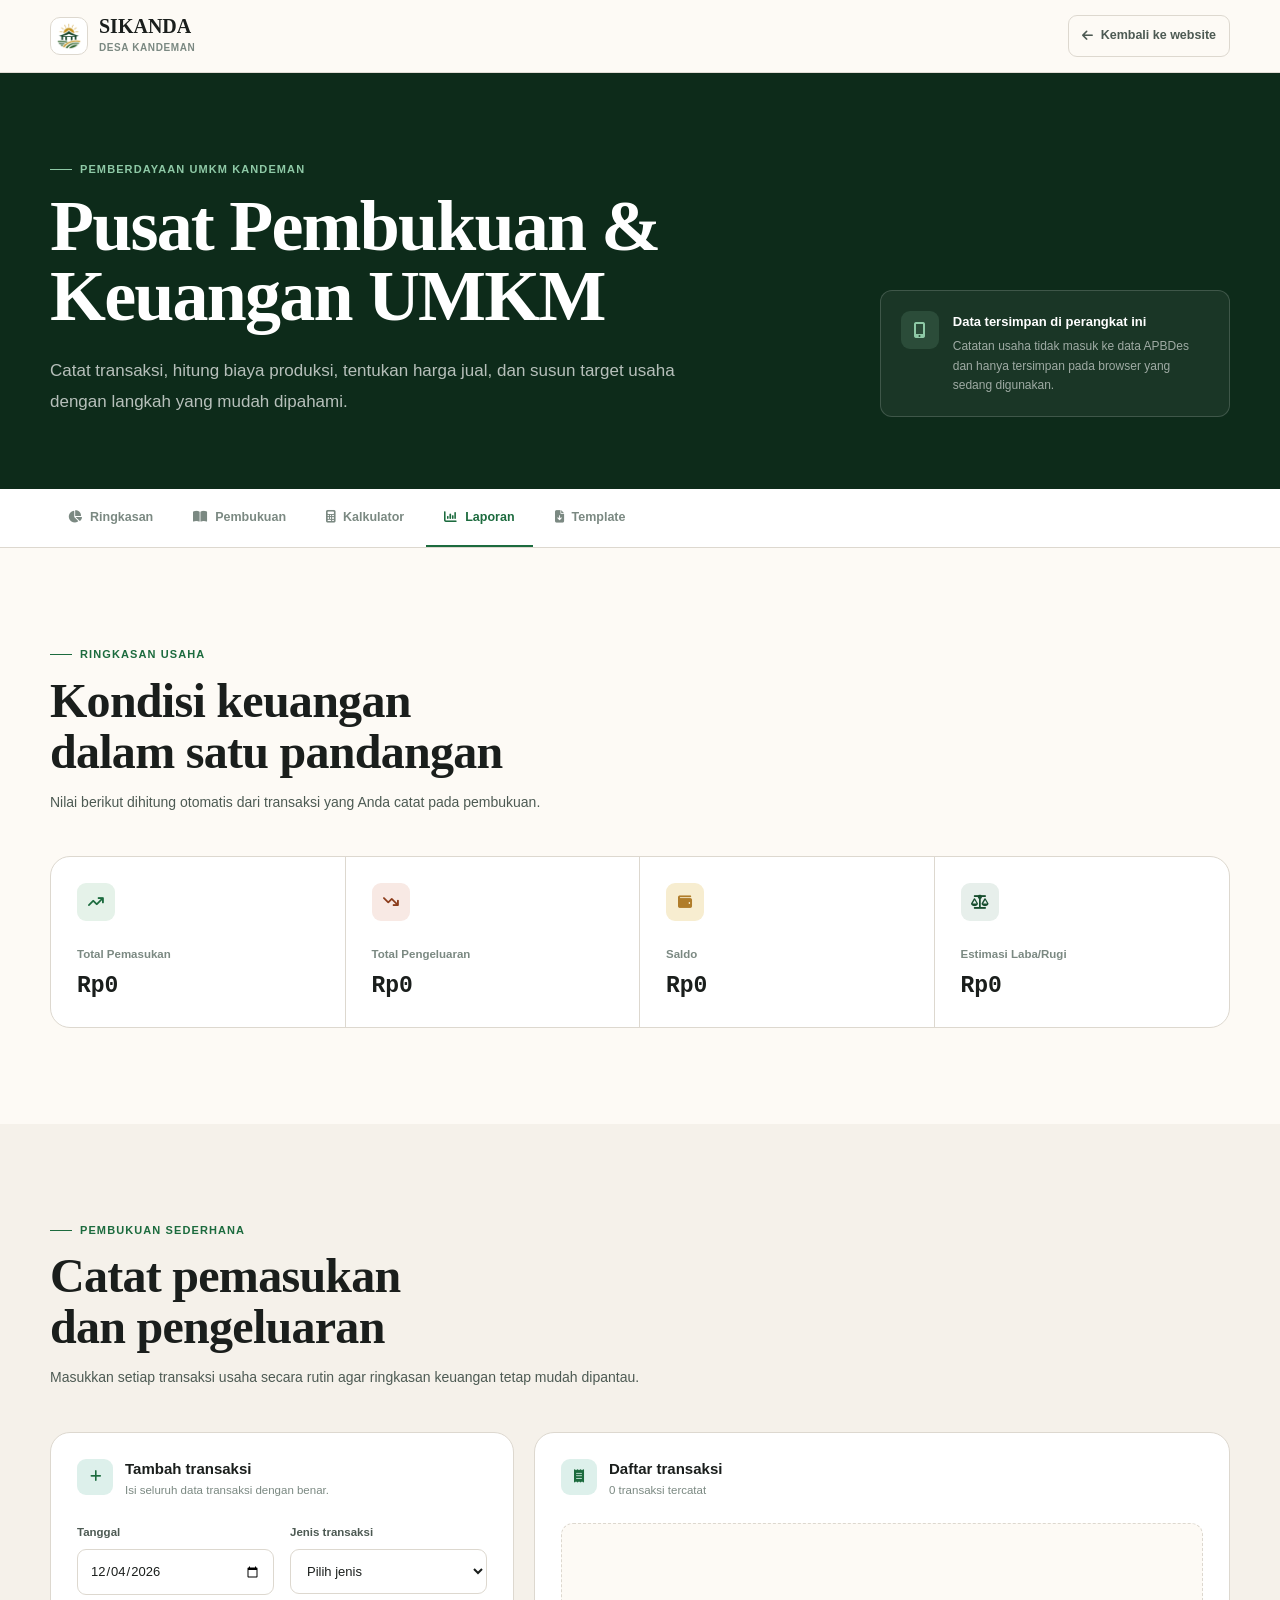
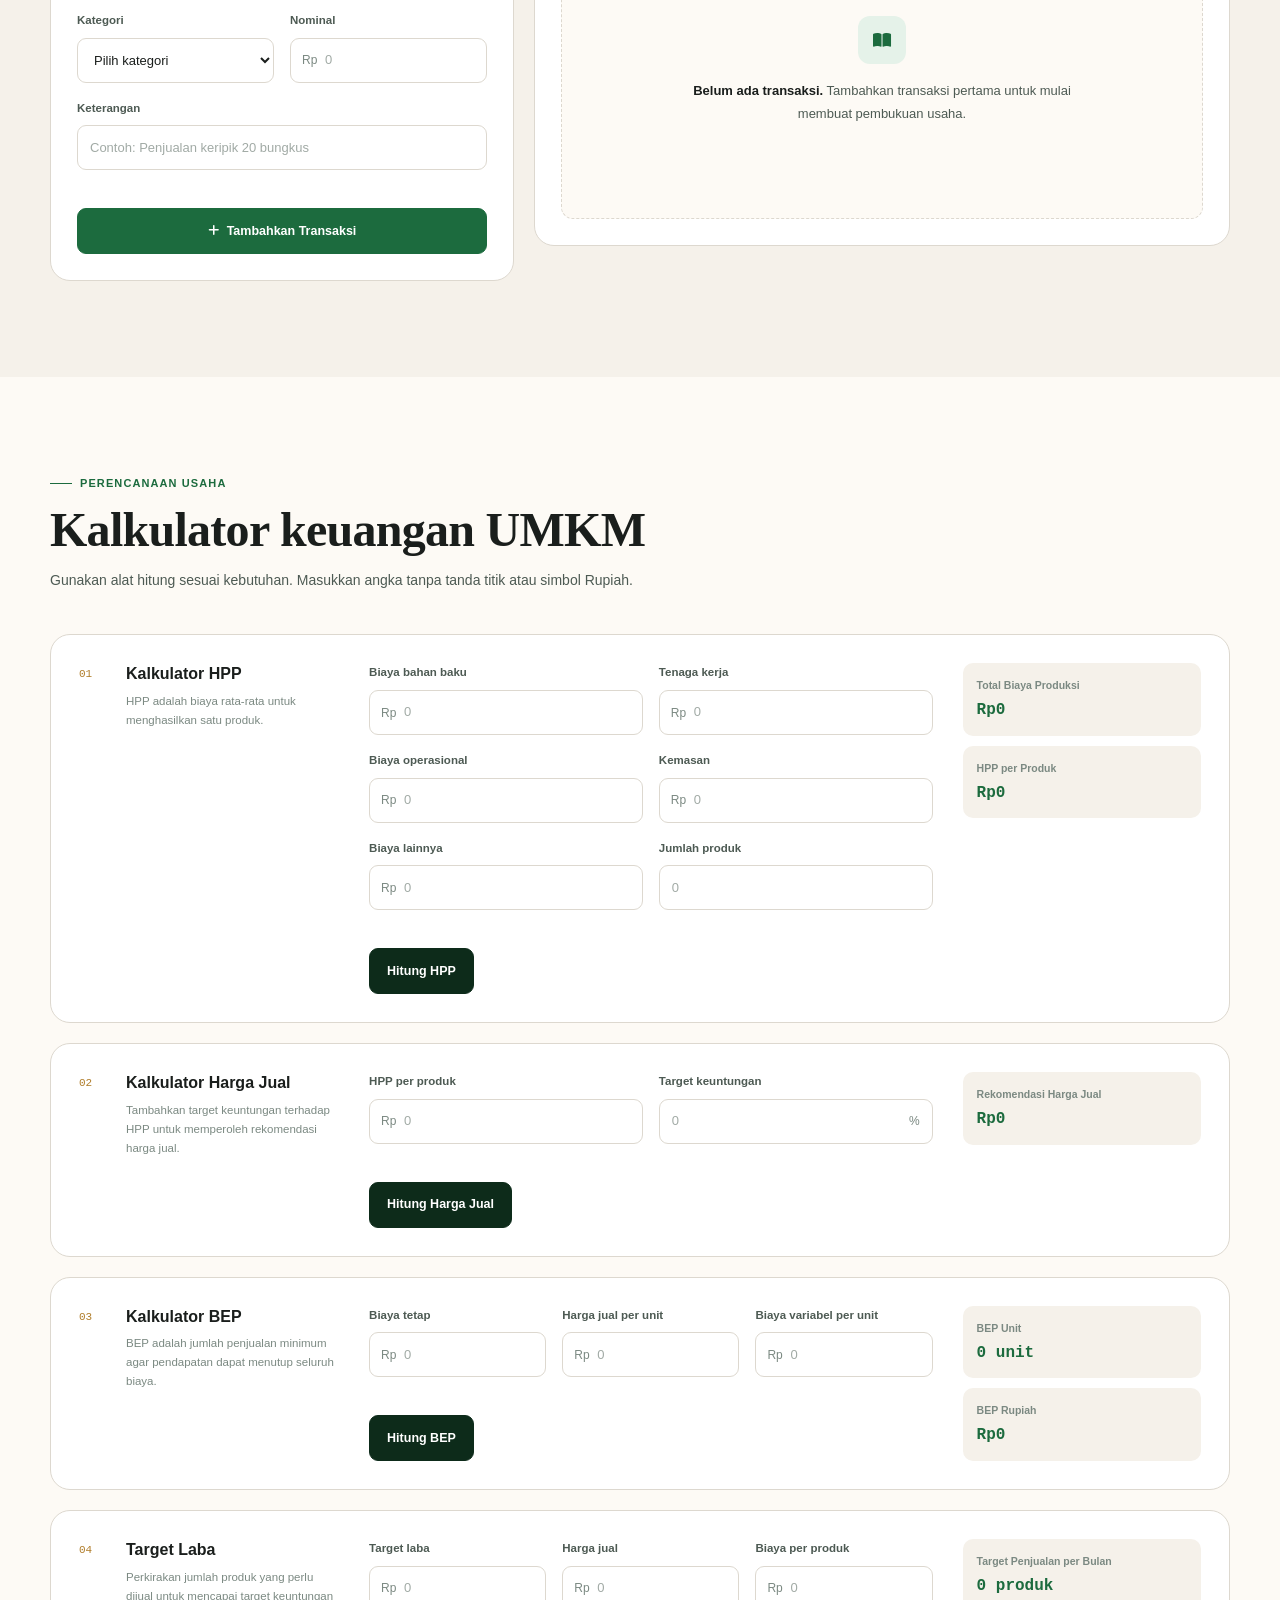
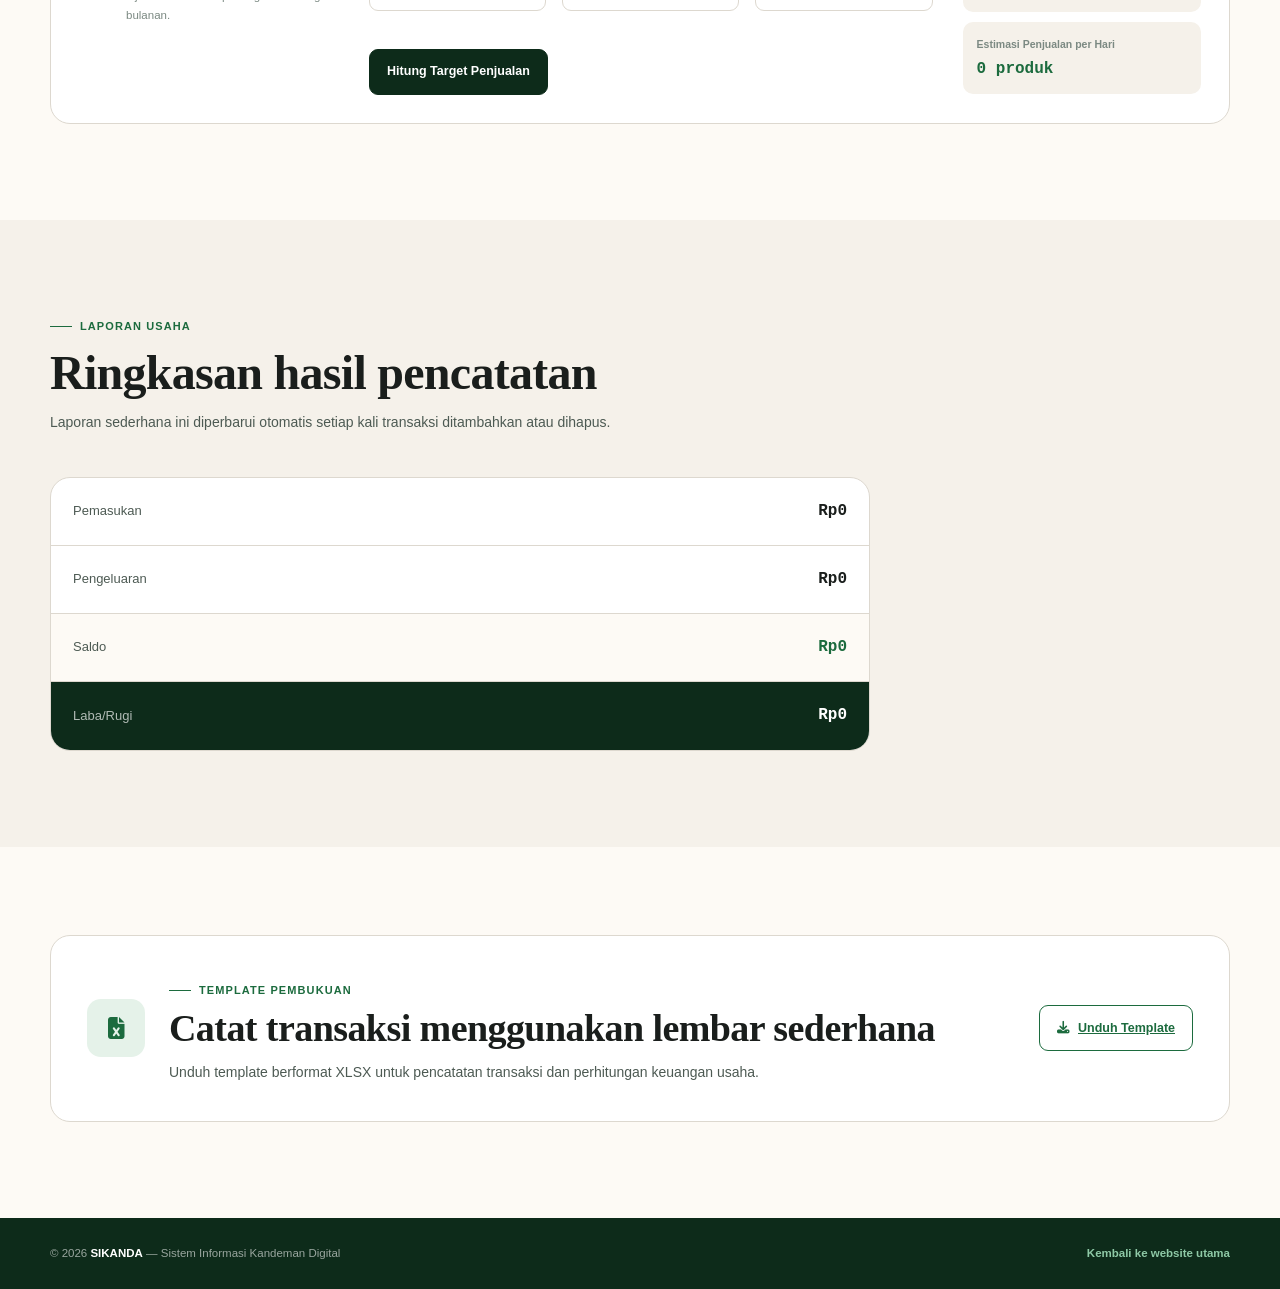
<file: Portal Resmi Desa Kandeman/keuangan-umkm/index.html>
<!DOCTYPE html>
<html lang="id">
<head>
  <meta charset="UTF-8" />
  <meta name="viewport" content="width=device-width, initial-scale=1.0" />
  <meta http-equiv="Content-Security-Policy"
    content="default-src 'self';
             script-src 'self';
             style-src 'self' 'unsafe-inline' https://fonts.googleapis.com https://cdnjs.cloudflare.com;
             font-src https://fonts.gstatic.com https://cdnjs.cloudflare.com;
             img-src 'self' data:;" />
  <title>Pusat Pembukuan &amp; Keuangan UMKM — SIKANDA</title>
  <meta name="description" content="Alat bantu pembukuan dan perencanaan keuangan sederhana bagi pelaku UMKM Desa Kandeman." />
  <meta name="theme-color" content="#0D2B1A" />
  <link rel="icon" type="image/png" href="../assets/images/logo-desa.png" />
  <link rel="preconnect" href="https://fonts.googleapis.com" />
  <link rel="preconnect" href="https://fonts.gstatic.com" crossorigin />
  <link href="https://fonts.googleapis.com/css2?family=Cormorant+Garamond:wght@500;600;700&amp;family=DM+Sans:wght@400;500;600;700&amp;family=DM+Mono:wght@400;500&amp;display=swap" rel="stylesheet" />
  <link rel="stylesheet" href="https://cdnjs.cloudflare.com/ajax/libs/font-awesome/6.5.0/css/all.min.css" />
  <link rel="stylesheet" href="../assets/css/keuangan-umkm.css?v=20260810-empty-state-fix-v13" />
</head>
<body>
  <a class="skip-link" href="#konten-utama">Lewati ke konten utama</a>

  <header class="finance-header">
    <div class="finance-container finance-header-inner">
      <a class="finance-brand" href="../" aria-label="Kembali ke SIKANDA">
        <span class="finance-logo"><img src="../assets/images/logo-desa.png" alt="Logo Desa Kandeman" /></span>
        <span>
          <strong>SIKANDA</strong>
          <small>Desa Kandeman</small>
        </span>
      </a>
      <a class="back-link" href="../">
        <i class="fa-solid fa-arrow-left" aria-hidden="true"></i> Kembali ke website
      </a>
    </div>
  </header>

  <main id="konten-utama">
    <section class="finance-hero" aria-labelledby="page-title">
      <div class="finance-container finance-hero-grid">
        <div>
          <span class="finance-eyebrow">Pemberdayaan UMKM Kandeman</span>
          <h1 id="page-title">Pusat Pembukuan &amp;<br />Keuangan UMKM</h1>
          <p>Catat transaksi, hitung biaya produksi, tentukan harga jual, dan susun target usaha dengan langkah yang mudah dipahami.</p>
        </div>
        <aside class="privacy-note" aria-label="Informasi penyimpanan data">
          <span class="privacy-note-icon" aria-hidden="true"><i class="fa-solid fa-mobile-screen-button"></i></span>
          <div>
            <strong>Data tersimpan di perangkat ini</strong>
            <p>Catatan usaha tidak masuk ke data APBDes dan hanya tersimpan pada browser yang sedang digunakan.</p>
          </div>
        </aside>
      </div>
    </section>

    <nav class="finance-nav" aria-label="Navigasi Pusat Keuangan UMKM">
      <div class="finance-container finance-nav-scroll">
        <a href="#ringkasan" class="finance-nav-link active"><i class="fa-solid fa-chart-pie" aria-hidden="true"></i> Ringkasan</a>
        <a href="#pembukuan" class="finance-nav-link"><i class="fa-solid fa-book-open" aria-hidden="true"></i> Pembukuan</a>
        <a href="#kalkulator" class="finance-nav-link"><i class="fa-solid fa-calculator" aria-hidden="true"></i> Kalkulator</a>
        <a href="#laporan" class="finance-nav-link"><i class="fa-solid fa-chart-column" aria-hidden="true"></i> Laporan</a>
        <a href="#template" class="finance-nav-link"><i class="fa-solid fa-file-arrow-down" aria-hidden="true"></i> Template</a>
      </div>
    </nav>

    <section class="finance-section" id="ringkasan" aria-labelledby="ringkasan-title">
      <div class="finance-container">
        <div class="finance-section-heading">
          <span>Ringkasan usaha</span>
          <h2 id="ringkasan-title">Kondisi keuangan dalam satu pandangan</h2>
          <p>Nilai berikut dihitung otomatis dari transaksi yang Anda catat pada pembukuan.</p>
        </div>
        <div class="summary-grid" aria-live="polite">
          <article class="summary-card income">
            <span class="summary-icon" aria-hidden="true"><i class="fa-solid fa-arrow-trend-up"></i></span>
            <p>Total Pemasukan</p>
            <strong id="summary-income">Rp0</strong>
          </article>
          <article class="summary-card expense">
            <span class="summary-icon" aria-hidden="true"><i class="fa-solid fa-arrow-trend-down"></i></span>
            <p>Total Pengeluaran</p>
            <strong id="summary-expense">Rp0</strong>
          </article>
          <article class="summary-card balance">
            <span class="summary-icon" aria-hidden="true"><i class="fa-solid fa-wallet"></i></span>
            <p>Saldo</p>
            <strong id="summary-balance">Rp0</strong>
          </article>
          <article class="summary-card profit">
            <span class="summary-icon" aria-hidden="true"><i class="fa-solid fa-scale-balanced"></i></span>
            <p>Estimasi Laba/Rugi</p>
            <strong id="summary-profit">Rp0</strong>
          </article>
        </div>
      </div>
    </section>

    <section class="finance-section finance-section-alt" id="pembukuan" aria-labelledby="pembukuan-title">
      <div class="finance-container">
        <div class="finance-section-heading">
          <span>Pembukuan sederhana</span>
          <h2 id="pembukuan-title">Catat pemasukan dan pengeluaran</h2>
          <p>Masukkan setiap transaksi usaha secara rutin agar ringkasan keuangan tetap mudah dipantau.</p>
        </div>

        <div class="bookkeeping-layout">
          <form class="finance-panel transaction-form" id="transaction-form" novalidate>
            <div class="panel-heading">
              <span class="panel-heading-icon" aria-hidden="true"><i class="fa-solid fa-plus"></i></span>
              <div>
                <h3>Tambah transaksi</h3>
                <p>Isi seluruh data transaksi dengan benar.</p>
              </div>
            </div>
            <div class="form-grid two-columns">
              <div class="field-group">
                <label for="transaction-date">Tanggal</label>
                <input id="transaction-date" name="date" type="date" required />
              </div>
              <div class="field-group">
                <label for="transaction-type">Jenis transaksi</label>
                <select id="transaction-type" name="type" required>
                  <option value="">Pilih jenis</option>
                  <option value="pemasukan">Pemasukan</option>
                  <option value="pengeluaran">Pengeluaran</option>
                </select>
              </div>
              <div class="field-group">
                <label for="transaction-category">Kategori</label>
                <select id="transaction-category" name="category" required>
                  <option value="">Pilih kategori</option>
                  <option value="Penjualan">Penjualan</option>
                  <option value="Modal">Modal</option>
                  <option value="Bahan baku">Bahan baku</option>
                  <option value="Operasional">Operasional</option>
                  <option value="Transportasi">Transportasi</option>
                  <option value="Kemasan">Kemasan</option>
                  <option value="Upah">Upah</option>
                  <option value="Lainnya">Lainnya</option>
                </select>
              </div>
              <div class="field-group">
                <label for="transaction-amount">Nominal</label>
                <div class="input-prefix"><span>Rp</span><input id="transaction-amount" name="amount" type="number" min="0" step="1000" inputmode="numeric" placeholder="0" required /></div>
              </div>
              <div class="field-group full-width">
                <label for="transaction-description">Keterangan</label>
                <input id="transaction-description" name="description" type="text" maxlength="100" placeholder="Contoh: Penjualan keripik 20 bungkus" required />
              </div>
            </div>
            <p class="form-message" id="transaction-message" role="alert"></p>
            <button class="primary-button" type="submit"><i class="fa-solid fa-plus" aria-hidden="true"></i> Tambahkan Transaksi</button>
          </form>

          <div class="finance-panel transaction-list-panel">
            <div class="panel-heading panel-heading-row">
              <div class="panel-heading-group">
                <span class="panel-heading-icon" aria-hidden="true"><i class="fa-solid fa-receipt"></i></span>
                <div>
                  <h3>Daftar transaksi</h3>
                  <p id="transaction-count">0 transaksi tercatat</p>
                </div>
              </div>
            </div>
            <div class="empty-state" id="transaction-empty">
              <span aria-hidden="true"><i class="fa-solid fa-book-open"></i></span>
              <p><strong>Belum ada transaksi.</strong> Tambahkan transaksi pertama untuk mulai membuat pembukuan usaha.</p>
            </div>
            <div class="table-scroll" id="transaction-table-wrap" hidden>
              <table class="transaction-table">
                <thead>
                  <tr>
                    <th scope="col">Tanggal</th>
                    <th scope="col">Jenis</th>
                    <th scope="col">Kategori</th>
                    <th scope="col">Keterangan</th>
                    <th scope="col">Nominal</th>
                    <th scope="col"><span class="sr-only">Aksi</span></th>
                  </tr>
                </thead>
                <tbody id="transaction-body"></tbody>
              </table>
            </div>
          </div>
        </div>
      </div>
    </section>

    <section class="finance-section" id="kalkulator" aria-labelledby="kalkulator-title">
      <div class="finance-container">
        <div class="finance-section-heading">
          <span>Perencanaan usaha</span>
          <h2 id="kalkulator-title">Kalkulator keuangan UMKM</h2>
          <p>Gunakan alat hitung sesuai kebutuhan. Masukkan angka tanpa tanda titik atau simbol Rupiah.</p>
        </div>

        <div class="calculator-stack">
          <article class="calculator-panel" id="kalkulator-hpp">
            <div class="calculator-copy">
              <span class="calculator-number">01</span>
              <div>
                <h3>Kalkulator HPP</h3>
                <p>HPP adalah biaya rata-rata untuk menghasilkan satu produk.</p>
              </div>
            </div>
            <form class="calculator-form" id="hpp-form" novalidate>
              <div class="form-grid two-columns">
                <div class="field-group"><label for="hpp-material">Biaya bahan baku</label><div class="input-prefix"><span>Rp</span><input id="hpp-material" type="number" min="0" step="1000" placeholder="0" required /></div></div>
                <div class="field-group"><label for="hpp-labor">Tenaga kerja</label><div class="input-prefix"><span>Rp</span><input id="hpp-labor" type="number" min="0" step="1000" placeholder="0" required /></div></div>
                <div class="field-group"><label for="hpp-operational">Biaya operasional</label><div class="input-prefix"><span>Rp</span><input id="hpp-operational" type="number" min="0" step="1000" placeholder="0" required /></div></div>
                <div class="field-group"><label for="hpp-packaging">Kemasan</label><div class="input-prefix"><span>Rp</span><input id="hpp-packaging" type="number" min="0" step="1000" placeholder="0" required /></div></div>
                <div class="field-group"><label for="hpp-other">Biaya lainnya</label><div class="input-prefix"><span>Rp</span><input id="hpp-other" type="number" min="0" step="1000" placeholder="0" required /></div></div>
                <div class="field-group"><label for="hpp-quantity">Jumlah produk</label><input id="hpp-quantity" type="number" min="0" step="1" placeholder="0" required /></div>
              </div>
              <p class="form-message" id="hpp-message" role="alert"></p>
              <button class="secondary-button" type="submit">Hitung HPP</button>
            </form>
            <div class="calculator-results" aria-live="polite">
              <div><span>Total Biaya Produksi</span><strong id="hpp-total">Rp0</strong></div>
              <div><span>HPP per Produk</span><strong id="hpp-unit">Rp0</strong></div>
            </div>
          </article>

          <article class="calculator-panel" id="kalkulator-harga-jual">
            <div class="calculator-copy">
              <span class="calculator-number">02</span>
              <div>
                <h3>Kalkulator Harga Jual</h3>
                <p>Tambahkan target keuntungan terhadap HPP untuk memperoleh rekomendasi harga jual.</p>
              </div>
            </div>
            <form class="calculator-form" id="selling-form" novalidate>
              <div class="form-grid two-columns">
                <div class="field-group"><label for="selling-hpp">HPP per produk</label><div class="input-prefix"><span>Rp</span><input id="selling-hpp" type="number" min="0" step="1000" placeholder="0" required /></div></div>
                <div class="field-group"><label for="selling-margin">Target keuntungan</label><div class="input-suffix"><input id="selling-margin" type="number" min="0" step="0.1" placeholder="0" required /><span>%</span></div></div>
              </div>
              <p class="form-message" id="selling-message" role="alert"></p>
              <button class="secondary-button" type="submit">Hitung Harga Jual</button>
            </form>
            <div class="calculator-results single" aria-live="polite">
              <div><span>Rekomendasi Harga Jual</span><strong id="selling-result">Rp0</strong></div>
            </div>
          </article>

          <article class="calculator-panel" id="kalkulator-bep">
            <div class="calculator-copy">
              <span class="calculator-number">03</span>
              <div>
                <h3>Kalkulator BEP</h3>
                <p>BEP adalah jumlah penjualan minimum agar pendapatan dapat menutup seluruh biaya.</p>
              </div>
            </div>
            <form class="calculator-form" id="bep-form" novalidate>
              <div class="form-grid three-columns">
                <div class="field-group"><label for="bep-fixed">Biaya tetap</label><div class="input-prefix"><span>Rp</span><input id="bep-fixed" type="number" min="0" step="1000" placeholder="0" required /></div></div>
                <div class="field-group"><label for="bep-price">Harga jual per unit</label><div class="input-prefix"><span>Rp</span><input id="bep-price" type="number" min="0" step="1000" placeholder="0" required /></div></div>
                <div class="field-group"><label for="bep-variable">Biaya variabel per unit</label><div class="input-prefix"><span>Rp</span><input id="bep-variable" type="number" min="0" step="1000" placeholder="0" required /></div></div>
              </div>
              <p class="form-message" id="bep-message" role="alert"></p>
              <button class="secondary-button" type="submit">Hitung BEP</button>
            </form>
            <div class="calculator-results" aria-live="polite">
              <div><span>BEP Unit</span><strong id="bep-unit">0 unit</strong></div>
              <div><span>BEP Rupiah</span><strong id="bep-rupiah">Rp0</strong></div>
            </div>
          </article>

          <article class="calculator-panel" id="kalkulator-target">
            <div class="calculator-copy">
              <span class="calculator-number">04</span>
              <div>
                <h3>Target Laba</h3>
                <p>Perkirakan jumlah produk yang perlu dijual untuk mencapai target keuntungan bulanan.</p>
              </div>
            </div>
            <form class="calculator-form" id="target-form" novalidate>
              <div class="form-grid three-columns">
                <div class="field-group"><label for="target-profit">Target laba</label><div class="input-prefix"><span>Rp</span><input id="target-profit" type="number" min="0" step="1000" placeholder="0" required /></div></div>
                <div class="field-group"><label for="target-price">Harga jual</label><div class="input-prefix"><span>Rp</span><input id="target-price" type="number" min="0" step="1000" placeholder="0" required /></div></div>
                <div class="field-group"><label for="target-cost">Biaya per produk</label><div class="input-prefix"><span>Rp</span><input id="target-cost" type="number" min="0" step="1000" placeholder="0" required /></div></div>
              </div>
              <p class="form-message" id="target-message" role="alert"></p>
              <button class="secondary-button" type="submit">Hitung Target Penjualan</button>
            </form>
            <div class="calculator-results" aria-live="polite">
              <div><span>Target Penjualan per Bulan</span><strong id="target-month">0 produk</strong></div>
              <div><span>Estimasi Penjualan per Hari</span><strong id="target-day">0 produk</strong></div>
            </div>
          </article>
        </div>
      </div>
    </section>

    <section class="finance-section finance-section-alt" id="laporan" aria-labelledby="laporan-title">
      <div class="finance-container">
        <div class="finance-section-heading">
          <span>Laporan usaha</span>
          <h2 id="laporan-title">Ringkasan hasil pencatatan</h2>
          <p>Laporan sederhana ini diperbarui otomatis setiap kali transaksi ditambahkan atau dihapus.</p>
        </div>
        <div class="report-panel">
          <div class="report-row"><span>Pemasukan</span><strong id="report-income">Rp0</strong></div>
          <div class="report-row"><span>Pengeluaran</span><strong id="report-expense">Rp0</strong></div>
          <div class="report-row report-total"><span>Saldo</span><strong id="report-balance">Rp0</strong></div>
          <div class="report-row report-result"><span>Laba/Rugi</span><strong id="report-profit">Rp0</strong></div>
        </div>
      </div>
    </section>

    <section class="finance-section" id="template" aria-labelledby="template-title">
      <div class="finance-container">
        <div class="template-panel">
          <div class="template-icon" aria-hidden="true"><i class="fa-solid fa-file-excel"></i></div>
          <div>
            <span class="template-label">Template pembukuan</span>
            <h2 id="template-title">Catat transaksi menggunakan lembar sederhana</h2>
            <p>Unduh template berformat XLSX untuk pencatatan transaksi dan perhitungan keuangan usaha.</p>
          </div>
          <a class="outline-button" id="download-template" href="../assets/files/Template_Pembukuan_dan_Kalkulator_Keuangan_Desa.xlsx" download><i class="fa-solid fa-download" aria-hidden="true"></i> Unduh Template</a>
        </div>
      </div>
    </section>
  </main>

  <footer class="finance-footer">
    <div class="finance-container">
      <p>© 2026 <strong>SIKANDA</strong> — Sistem Informasi Kandeman Digital</p>
      <a href="../">Kembali ke website utama</a>
    </div>
  </footer>

  <script src="../assets/js/keuangan-umkm.js?v=20260810-template-xlsx-v16" defer></script>
</body>
</html>
</file>
<file: Portal Resmi Desa Kandeman/assets/css/keuangan-umkm.css>
*, *::before, *::after { box-sizing: border-box; }

:root {
  --forest: #0D2B1A;
  --forest-mid: #174D2E;
  --emerald: #1C6B3E;
  --sage: #4A8C62;
  --mint: #8EC9A6;
  --cream: #F5F1EA;
  --cream-light: #FDFAF5;
  --gold: #B07D2A;
  --gold-pale: #F7EDD0;
  --rust: #8C3D1C;
  --text: #1A1E1C;
  --text-sec: #4D5A53;
  --text-muted: #7B8982;
  --border: #DDD8CF;
  --card: #FFFFFF;
  --success-pale: #E5F2E9;
  --danger-pale: #F8E9E4;
  --r-sm: 6px;
  --r-md: 12px;
  --r-lg: 20px;
}

html { scroll-behavior: smooth; }
body {
  margin: 0;
  background: var(--cream-light);
  color: var(--text);
  font-family: 'DM Sans', sans-serif;
  font-size: 16px;
  line-height: 1.7;
  -webkit-font-smoothing: antialiased;
}
button, input, select { font: inherit; }
button, a { -webkit-tap-highlight-color: transparent; }
button { cursor: pointer; }
a { color: inherit; }
img { display: block; max-width: 100%; }

.skip-link {
  position: fixed;
  top: 10px;
  left: 10px;
  z-index: 100;
  padding: 10px 14px;
  border-radius: 8px;
  background: #fff;
  color: var(--forest);
  font-weight: 700;
  text-decoration: none;
  transform: translateY(-150%);
}
.skip-link:focus { transform: translateY(0); }
.sr-only {
  position: absolute;
  width: 1px;
  height: 1px;
  padding: 0;
  margin: -1px;
  overflow: hidden;
  clip: rect(0, 0, 0, 0);
  white-space: nowrap;
  border: 0;
}
.finance-container { width: min(1180px, calc(100% - 48px)); margin: 0 auto; }

.finance-header {
  position: sticky;
  top: 0;
  z-index: 30;
  background: rgba(253,250,245,.94);
  border-bottom: 1px solid rgba(221,216,207,.85);
  backdrop-filter: blur(12px);
}
.finance-header-inner {
  min-height: 72px;
  display: flex;
  align-items: center;
  justify-content: space-between;
  gap: 24px;
}
.finance-brand {
  display: inline-flex;
  align-items: center;
  gap: 11px;
  color: var(--text);
  text-decoration: none;
}
.finance-logo {
  width: 38px;
  height: 38px;
  padding: 3px;
  overflow: hidden;
  display: grid;
  place-items: center;
  background: #fff;
  border: 1px solid var(--border);
  border-radius: 10px;
}
.finance-logo img { width: 100%; height: 100%; object-fit: contain; }
.finance-brand strong {
  display: block;
  font-family: 'Cormorant Garamond', serif;
  font-size: 20px;
  line-height: 1;
}
.finance-brand small {
  display: block;
  margin-top: 3px;
  color: var(--text-muted);
  font-size: 10px;
  font-weight: 600;
  letter-spacing: .06em;
  text-transform: uppercase;
}
.back-link {
  min-height: 42px;
  padding: 8px 13px;
  display: inline-flex;
  align-items: center;
  gap: 8px;
  border: 1px solid var(--border);
  border-radius: 9px;
  color: var(--text-sec);
  font-size: 12.5px;
  font-weight: 600;
  text-decoration: none;
  transition: border-color .2s, color .2s, transform .2s;
}
.back-link:hover { color: var(--emerald); border-color: rgba(28,107,62,.4); transform: translateY(-1px); }

.finance-hero {
  padding: 78px 0 72px;
  background: var(--forest);
  color: #fff;
}
.finance-hero-grid {
  display: grid;
  grid-template-columns: minmax(0, 1.35fr) minmax(280px, .65fr);
  align-items: end;
  gap: clamp(48px, 8vw, 110px);
}
.finance-eyebrow,
.finance-section-heading > span,
.template-label {
  display: inline-flex;
  align-items: center;
  gap: 8px;
  margin-bottom: 12px;
  color: var(--emerald);
  font-size: 11px;
  font-weight: 700;
  letter-spacing: .1em;
  text-transform: uppercase;
}
.finance-eyebrow { color: var(--mint); }
.finance-eyebrow::before,
.finance-section-heading > span::before,
.template-label::before {
  content: '';
  width: 22px;
  height: 1px;
  background: currentColor;
}
.finance-hero h1 {
  margin: 0;
  max-width: 760px;
  font-family: 'Cormorant Garamond', serif;
  font-size: clamp(46px, 6.2vw, 72px);
  font-weight: 700;
  line-height: .98;
  letter-spacing: -.025em;
  text-wrap: balance;
}
.finance-hero > .finance-container > div > p {
  max-width: 660px;
  margin: 24px 0 0;
  color: rgba(255,255,255,.7);
  font-size: clamp(15px, 1.4vw, 17px);
  line-height: 1.8;
  text-wrap: pretty;
}
.privacy-note {
  padding: 20px;
  display: flex;
  gap: 14px;
  border: 1px solid rgba(255,255,255,.16);
  border-radius: var(--r-md);
  background: rgba(255,255,255,.055);
}
.privacy-note-icon {
  width: 38px;
  height: 38px;
  flex: 0 0 auto;
  display: grid;
  place-items: center;
  border-radius: 9px;
  background: rgba(142,201,166,.15);
  color: var(--mint);
}
.privacy-note strong { display: block; margin-bottom: 4px; font-size: 13px; }
.privacy-note p { margin: 0; color: rgba(255,255,255,.58); font-size: 12px; line-height: 1.65; }

.finance-nav {
  position: sticky;
  top: 72px;
  z-index: 25;
  background: rgba(255,255,255,.96);
  border-bottom: 1px solid var(--border);
  backdrop-filter: blur(10px);
}
.finance-nav-scroll {
  display: flex;
  gap: 4px;
  overflow-x: auto;
  scrollbar-width: none;
}
.finance-nav-scroll::-webkit-scrollbar { display: none; }
.finance-nav-link {
  min-height: 58px;
  padding: 0 18px;
  flex: 0 0 auto;
  display: inline-flex;
  align-items: center;
  gap: 8px;
  border-bottom: 2px solid transparent;
  color: var(--text-muted);
  font-size: 12.5px;
  font-weight: 600;
  text-decoration: none;
  transition: color .2s, border-color .2s;
}
.finance-nav-link:hover,
.finance-nav-link.active { color: var(--emerald); border-bottom-color: var(--emerald); }

.finance-section {
  padding: 88px 0 96px;
  scroll-margin-top: 132px;
}
.finance-section-alt { background: var(--cream); }
.finance-section-heading { max-width: 680px; margin-bottom: 42px; }
.finance-section-heading h2,
.template-panel h2 {
  margin: 0;
  font-family: 'Cormorant Garamond', serif;
  font-size: clamp(35px, 4vw, 48px);
  font-weight: 700;
  line-height: 1.06;
  letter-spacing: -.015em;
  text-wrap: balance;
}
.finance-section-heading p,
.template-panel p {
  max-width: 620px;
  margin: 12px 0 0;
  color: var(--text-sec);
  font-size: 14px;
  line-height: 1.75;
  text-wrap: pretty;
}

.summary-grid {
  display: grid;
  grid-template-columns: repeat(4, minmax(0, 1fr));
  border: 1px solid var(--border);
  border-radius: var(--r-lg);
  overflow: hidden;
  background: #fff;
}
.summary-card {
  min-width: 0;
  padding: 26px;
  border-right: 1px solid var(--border);
}
.summary-card:last-child { border-right: 0; }
.summary-icon {
  width: 38px;
  height: 38px;
  display: grid;
  place-items: center;
  margin-bottom: 24px;
  border-radius: 9px;
  background: var(--success-pale);
  color: var(--emerald);
  font-size: 14px;
}
.summary-card.expense .summary-icon { background: var(--danger-pale); color: var(--rust); }
.summary-card.balance .summary-icon { background: var(--gold-pale); color: var(--gold); }
.summary-card.profit .summary-icon { background: #E7EFEB; color: var(--forest-mid); }
.summary-card p { margin: 0 0 7px; color: var(--text-muted); font-size: 11.5px; font-weight: 600; }
.summary-card strong {
  display: block;
  overflow-wrap: anywhere;
  font-family: 'DM Mono', monospace;
  font-size: clamp(18px, 2vw, 23px);
  line-height: 1.25;
  font-variant-numeric: tabular-nums;
}
.summary-card.negative strong { color: var(--rust); }

.bookkeeping-layout { display: grid; grid-template-columns: minmax(320px, .8fr) minmax(0, 1.2fr); align-items: start; gap: 20px; }
.finance-panel,
.calculator-panel {
  background: #fff;
  border: 1px solid var(--border);
  border-radius: var(--r-lg);
}
.finance-panel { padding: 26px; }
.panel-heading,
.panel-heading-group {
  display: flex;
  align-items: flex-start;
  gap: 12px;
}
.panel-heading { margin-bottom: 24px; }
.panel-heading-row { justify-content: space-between; }
.panel-heading-icon {
  width: 36px;
  height: 36px;
  flex: 0 0 auto;
  display: grid;
  place-items: center;
  border-radius: 9px;
  background: var(--teal-pale, #DDF0EB);
  color: var(--emerald);
  font-size: 13px;
}
.panel-heading h3 { margin: 0; font-size: 15px; line-height: 1.35; }
.panel-heading p { margin: 3px 0 0; color: var(--text-muted); font-size: 11.5px; line-height: 1.45; }

.form-grid { display: grid; gap: 16px; }
.form-grid.two-columns { grid-template-columns: repeat(2, minmax(0, 1fr)); }
.form-grid.three-columns { grid-template-columns: repeat(3, minmax(0, 1fr)); }
.field-group { min-width: 0; }
.field-group.full-width { grid-column: 1 / -1; }
.field-group label {
  display: block;
  margin-bottom: 7px;
  color: var(--text-sec);
  font-size: 11.5px;
  font-weight: 700;
}
.field-group input,
.field-group select {
  width: 100%;
  min-height: 45px;
  padding: 10px 12px;
  border: 1px solid var(--border);
  border-radius: 9px;
  outline: none;
  background: #fff;
  color: var(--text);
  font-size: 13px;
  transition: border-color .2s, box-shadow .2s;
}
.field-group input::placeholder { color: #A1AAA5; }
.field-group input:focus,
.field-group select:focus {
  border-color: var(--emerald);
  box-shadow: 0 0 0 3px rgba(28,107,62,.1);
}
.field-group input[aria-invalid="true"],
.field-group select[aria-invalid="true"] { border-color: var(--rust); }
.input-prefix,
.input-suffix { position: relative; }
.input-prefix > span,
.input-suffix > span {
  position: absolute;
  top: 50%;
  transform: translateY(-50%);
  color: var(--text-muted);
  font-size: 12px;
  pointer-events: none;
}
.input-prefix > span { left: 12px; }
.input-prefix input { padding-left: 34px; }
.input-suffix > span { right: 13px; }
.input-suffix input { padding-right: 34px; }
.form-message {
  min-height: 20px;
  margin: 10px 0 8px;
  color: var(--rust);
  font-size: 11.5px;
  font-weight: 600;
}
.form-message.success { color: var(--emerald); }
.primary-button,
.secondary-button,
.outline-button {
  min-height: 46px;
  padding: 11px 17px;
  display: inline-flex;
  align-items: center;
  justify-content: center;
  gap: 8px;
  border-radius: 9px;
  font-size: 12.5px;
  font-weight: 700;
  transition: transform .18s, background .18s, border-color .18s;
}
.primary-button { width: 100%; border: 1px solid var(--emerald); background: var(--emerald); color: #fff; }
.secondary-button { border: 1px solid var(--forest); background: var(--forest); color: #fff; }
.outline-button { border: 1px solid var(--emerald); background: transparent; color: var(--emerald); }
.primary-button:hover,
.secondary-button:hover { background: var(--forest-mid); transform: translateY(-1px); }
.outline-button:hover { background: var(--emerald); color: #fff; transform: translateY(-1px); }
.primary-button:active,
.secondary-button:active,
.outline-button:active { transform: scale(.98); }
button:focus-visible,
a:focus-visible { outline: 3px solid var(--gold); outline-offset: 3px; }

.transaction-list-panel { min-width: 0; }
.empty-state {
  min-height: 296px;
  padding: 40px 28px;
  display: flex;
  flex-direction: column;
  align-items: center;
  justify-content: center;
  text-align: center;
  border: 1px dashed var(--border);
  border-radius: var(--r-md);
  background: var(--cream-light);
}
.empty-state > span {
  width: 48px;
  height: 48px;
  display: grid;
  place-items: center;
  margin-bottom: 16px;
  border-radius: 12px;
  background: var(--success-pale);
  color: var(--emerald);
}
.empty-state p { max-width: 410px; margin: 0; color: var(--text-sec); font-size: 13px; line-height: 1.75; }
.empty-state strong { color: var(--text); }
.table-scroll { max-width: 100%; overflow-x: auto; }
.empty-state[hidden],
.table-scroll[hidden] { display: none !important; }
.transaction-table { width: 100%; min-width: 740px; border-collapse: collapse; font-size: 11.5px; }
.transaction-table th {
  padding: 10px 12px;
  border-bottom: 1px solid var(--border);
  color: var(--text-muted);
  font-size: 10px;
  letter-spacing: .05em;
  text-align: left;
  text-transform: uppercase;
}
.transaction-table td { padding: 13px 12px; border-bottom: 1px solid #EEEAE3; color: var(--text-sec); vertical-align: middle; }
.transaction-table tbody tr:last-child td { border-bottom: 0; }
.transaction-table td.amount { color: var(--text); font-family: 'DM Mono', monospace; font-weight: 500; text-align: right; }
.transaction-table th:nth-last-child(2) { text-align: right; }
.transaction-type {
  display: inline-flex;
  padding: 3px 8px;
  border-radius: 5px;
  background: var(--success-pale);
  color: var(--emerald);
  font-size: 10px;
  font-weight: 700;
  text-transform: capitalize;
}
.transaction-type.pengeluaran { background: var(--danger-pale); color: var(--rust); }
.delete-transaction {
  width: 34px;
  height: 34px;
  display: grid;
  place-items: center;
  border: 1px solid transparent;
  border-radius: 8px;
  background: transparent;
  color: var(--text-muted);
}
.delete-transaction:hover { border-color: #E8C8BE; background: var(--danger-pale); color: var(--rust); }

.calculator-stack { display: grid; gap: 20px; }
.calculator-panel {
  padding: 28px;
  display: grid;
  grid-template-columns: minmax(210px, .6fr) minmax(0, 1.3fr) minmax(210px, .55fr);
  align-items: start;
  gap: 30px;
}
.calculator-copy { display: flex; align-items: flex-start; gap: 13px; }
.calculator-number {
  min-width: 34px;
  padding-top: 2px;
  color: var(--gold);
  font-family: 'DM Mono', monospace;
  font-size: 11px;
  font-weight: 500;
}
.calculator-copy h3 { margin: 0 0 7px; font-size: 16px; line-height: 1.35; }
.calculator-copy p { margin: 0; color: var(--text-muted); font-size: 11.5px; line-height: 1.65; }
.calculator-form { min-width: 0; }
.calculator-results {
  display: grid;
  gap: 10px;
}
.calculator-results > div {
  min-width: 0;
  padding: 14px;
  border-radius: 10px;
  background: var(--cream);
}
.calculator-results span { display: block; margin-bottom: 5px; color: var(--text-muted); font-size: 10.5px; font-weight: 600; }
.calculator-results strong {
  display: block;
  overflow-wrap: anywhere;
  color: var(--emerald);
  font-family: 'DM Mono', monospace;
  font-size: 16px;
  line-height: 1.35;
  font-variant-numeric: tabular-nums;
}

.report-panel {
  max-width: 820px;
  border: 1px solid var(--border);
  border-radius: var(--r-lg);
  overflow: hidden;
  background: #fff;
}
.report-row {
  min-height: 68px;
  padding: 17px 22px;
  display: flex;
  align-items: center;
  justify-content: space-between;
  gap: 24px;
  border-bottom: 1px solid var(--border);
}
.report-row:last-child { border-bottom: 0; }
.report-row span { color: var(--text-sec); font-size: 13px; }
.report-row strong { font-family: 'DM Mono', monospace; font-size: 16px; font-variant-numeric: tabular-nums; }
.report-total { background: var(--cream-light); }
.report-total strong { color: var(--emerald); }
.report-result { background: var(--forest); color: #fff; }
.report-result span { color: rgba(255,255,255,.68); }
.report-result strong { color: #fff; }
.report-result.negative strong { color: #F1B39E; }

.template-panel {
  padding: 36px;
  display: grid;
  grid-template-columns: auto minmax(0, 1fr) auto;
  align-items: center;
  gap: 24px;
  border: 1px solid var(--border);
  border-radius: var(--r-lg);
  background: #fff;
}
.template-icon {
  width: 58px;
  height: 58px;
  display: grid;
  place-items: center;
  border-radius: 14px;
  background: var(--success-pale);
  color: var(--emerald);
  font-size: 22px;
}
.template-panel h2 { font-size: clamp(29px, 3.2vw, 38px); }
.template-label { margin-bottom: 8px; }

.finance-footer { padding: 26px 0; background: var(--forest); color: rgba(255,255,255,.58); }
.finance-footer .finance-container { display: flex; align-items: center; justify-content: space-between; gap: 20px; }
.finance-footer p { margin: 0; font-size: 11.5px; }
.finance-footer strong { color: #fff; }
.finance-footer a { color: var(--mint); font-size: 11.5px; font-weight: 600; text-decoration: none; }

@media (max-width: 1020px) {
  .summary-grid { grid-template-columns: repeat(2, minmax(0, 1fr)); }
  .summary-card:nth-child(2) { border-right: 0; }
  .summary-card:nth-child(-n+2) { border-bottom: 1px solid var(--border); }
  .bookkeeping-layout { grid-template-columns: 1fr; }
  .calculator-panel { grid-template-columns: minmax(190px, .7fr) minmax(0, 1.3fr); }
  .calculator-results { grid-column: 1 / -1; grid-template-columns: repeat(2, minmax(0, 1fr)); }
  .calculator-results.single { grid-template-columns: 1fr; }
}

@media (max-width: 760px) {
  .finance-container { width: min(100% - 32px, 680px); }
  .finance-header-inner { min-height: 66px; }
  .finance-nav { top: 66px; }
  .finance-hero { padding: 56px 0 52px; }
  .finance-hero-grid { grid-template-columns: 1fr; align-items: start; gap: 32px; }
  .finance-hero h1 { font-size: clamp(40px, 11vw, 58px); }
  .finance-hero > .finance-container > div > p { margin-top: 18px; }
  .privacy-note { max-width: 520px; }
  .finance-section { padding: 68px 0 74px; scroll-margin-top: 125px; }
  .finance-section-heading { margin-bottom: 32px; }
  .form-grid.three-columns { grid-template-columns: 1fr; }
  .calculator-panel { grid-template-columns: 1fr; gap: 22px; }
  .calculator-results { grid-column: auto; }
  .template-panel { grid-template-columns: auto 1fr; padding: 28px; }
  .template-panel .outline-button { grid-column: 1 / -1; justify-self: start; }
}

@media (max-width: 560px) {
  .finance-container { width: min(100% - 24px, 520px); }
  .finance-brand small { display: none; }
  .back-link { min-width: 44px; padding: 9px 12px; }
  .back-link i { margin: 0; }
  .back-link { font-size: 0; }
  .back-link i { font-size: 14px; }
  .finance-hero h1 br { display: none; }
  .finance-nav-link { min-height: 56px; padding: 0 14px; }
  .finance-section { padding: 58px 0 64px; }
  .finance-section-heading h2 { font-size: 35px; }
  .summary-grid { grid-template-columns: 1fr; }
  .summary-card,
  .summary-card:nth-child(2) { border-right: 0; border-bottom: 1px solid var(--border); }
  .summary-card:last-child { border-bottom: 0; }
  .summary-card { padding: 22px; }
  .summary-icon { margin-bottom: 17px; }
  .finance-panel,
  .calculator-panel { padding: 21px; border-radius: 16px; }
  .form-grid.two-columns { grid-template-columns: 1fr; }
  .field-group.full-width { grid-column: auto; }
  .field-group input,
  .field-group select { min-height: 48px; }
  .primary-button,
  .secondary-button,
  .outline-button { width: 100%; min-height: 48px; }
  .calculator-results { grid-template-columns: 1fr; }
  .empty-state { min-height: 250px; padding: 30px 20px; }
  .report-row { padding: 16px 18px; gap: 14px; }
  .report-row strong { font-size: 14px; text-align: right; overflow-wrap: anywhere; }
  .template-panel { grid-template-columns: 1fr; padding: 24px; }
  .template-panel .outline-button { grid-column: auto; justify-self: stretch; }
  .finance-footer .finance-container { align-items: flex-start; flex-direction: column; gap: 8px; }
}

@media (prefers-reduced-motion: reduce) {
  *, *::before, *::after { scroll-behavior: auto !important; transition: none !important; }
}

@media print {
  .finance-header, .finance-nav, .transaction-form, #kalkulator, #template, .finance-footer, .delete-transaction { display: none !important; }
  body { background: #fff; color: #000; }
  .finance-hero { padding: 20px 0; background: #fff; color: #000; }
  .privacy-note { display: none; }
  .finance-section { padding: 24px 0; }
  .summary-grid, .finance-panel, .report-panel { break-inside: avoid; }
}
</file>
